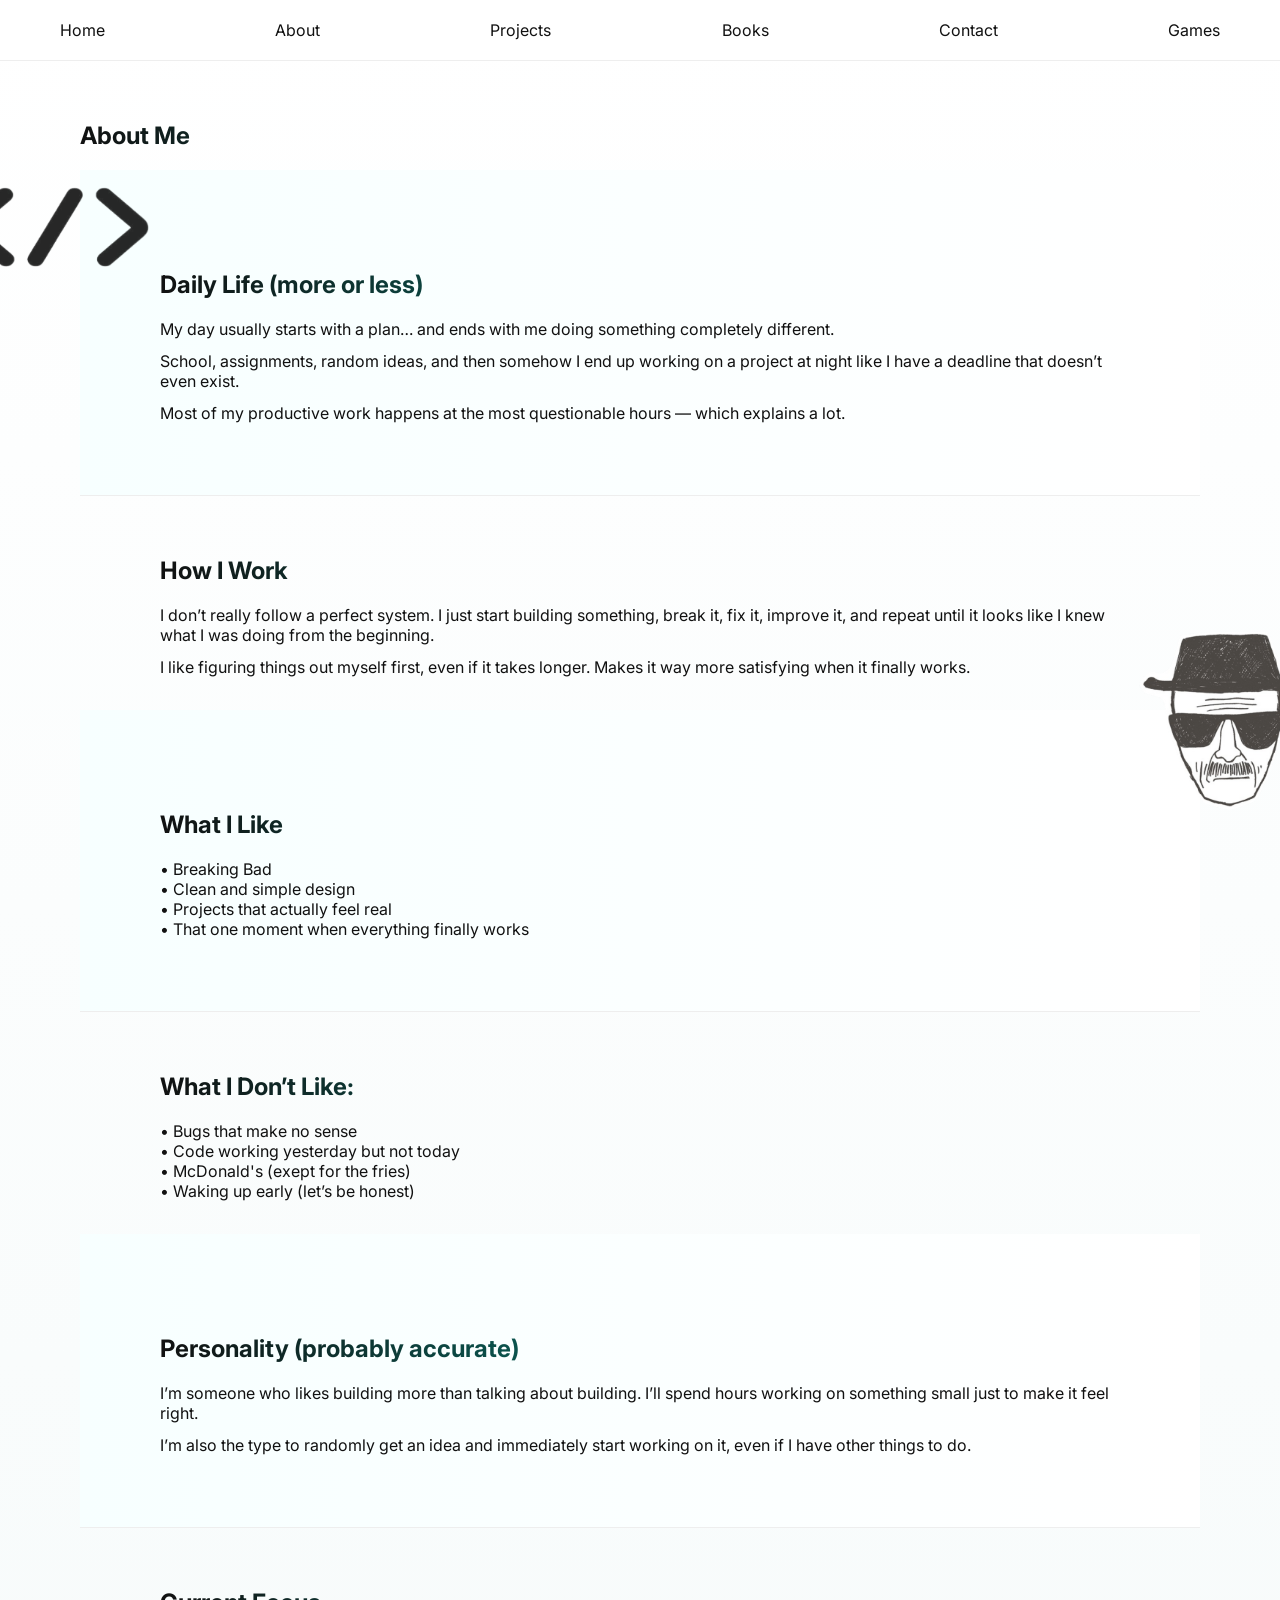
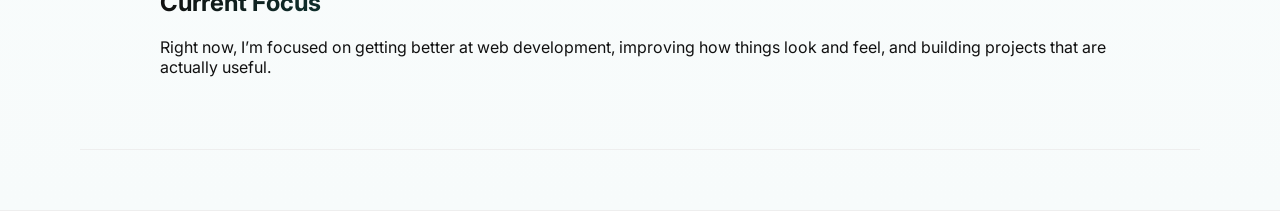
<file: about.html>
<!DOCTYPE html>
<html>
<head>
<meta name="viewport" content="width=device-width, initial-scale=1.0">
<title>About</title>
<link rel="stylesheet" href="style.css">
</head>

<body>
<div class="cursor"></div>
<nav>
  <a href="index.html">Home</a>
  <a href="about.html">About</a>
  <a href="projects.html">Projects</a>
  <a href="books.html">Books</a>
  <a href="contact.html">Contact</a>
  <a href="games.html">Games</a>
</nav>
<img src="shape9.png" class="shape shape-left">
<img src="shape10.png" class="shape shape-right">
<section class="fade">

  <h1>About Me</h1>

  <section class="fade">

  <h2>Daily Life (more or less)</h2>

  <p>
  My day usually starts with a plan… and ends with me doing something completely different.
  </p>

  <p>
  School, assignments, random ideas, and then somehow I end up working on a project at night like I have a deadline that doesn’t even exist.
  </p>

  <p>
  Most of my productive work happens at the most questionable hours — which explains a lot.
  </p>

</section>


<section class="fade">

  <h2>How I Work</h2>

  <p>
  I don’t really follow a perfect system. I just start building something, break it, fix it, improve it, and repeat until it looks like I knew what I was doing from the beginning.
  </p>

  <p>
  I like figuring things out myself first, even if it takes longer. Makes it way more satisfying when it finally works.
  </p>

</section>


<section class="fade">

  <h2>What I Like</h2>

  <p>
  • Breaking Bad<br>
  • Clean and simple design<br>
  • Projects that actually feel real<br>
  • That one moment when everything finally works
  </p>

</section>


<section class="fade">

  <h2>What I Don’t Like:</h2>

  <p>
  • Bugs that make no sense<br>
  • Code working yesterday but not today<br>
  • McDonald's (exept for the fries)<br>
  • Waking up early (let’s be honest)
  </p>

</section>


<section class="fade">

  <h2>Personality (probably accurate)</h2>

  <p>
  I’m someone who likes building more than talking about building. I’ll spend hours working on something small just to make it feel right.
  </p>

  <p>
  I’m also the type to randomly get an idea and immediately start working on it, even if I have other things to do.
  </p>

</section>


<section class="fade">

  <h2>Current Focus</h2>

  <p>
  Right now, I’m focused on getting better at web development, improving how things look and feel, and building projects that are actually useful.
  </p>

</section>

<script src="script.js"></script>
</body>
</html>
</file>
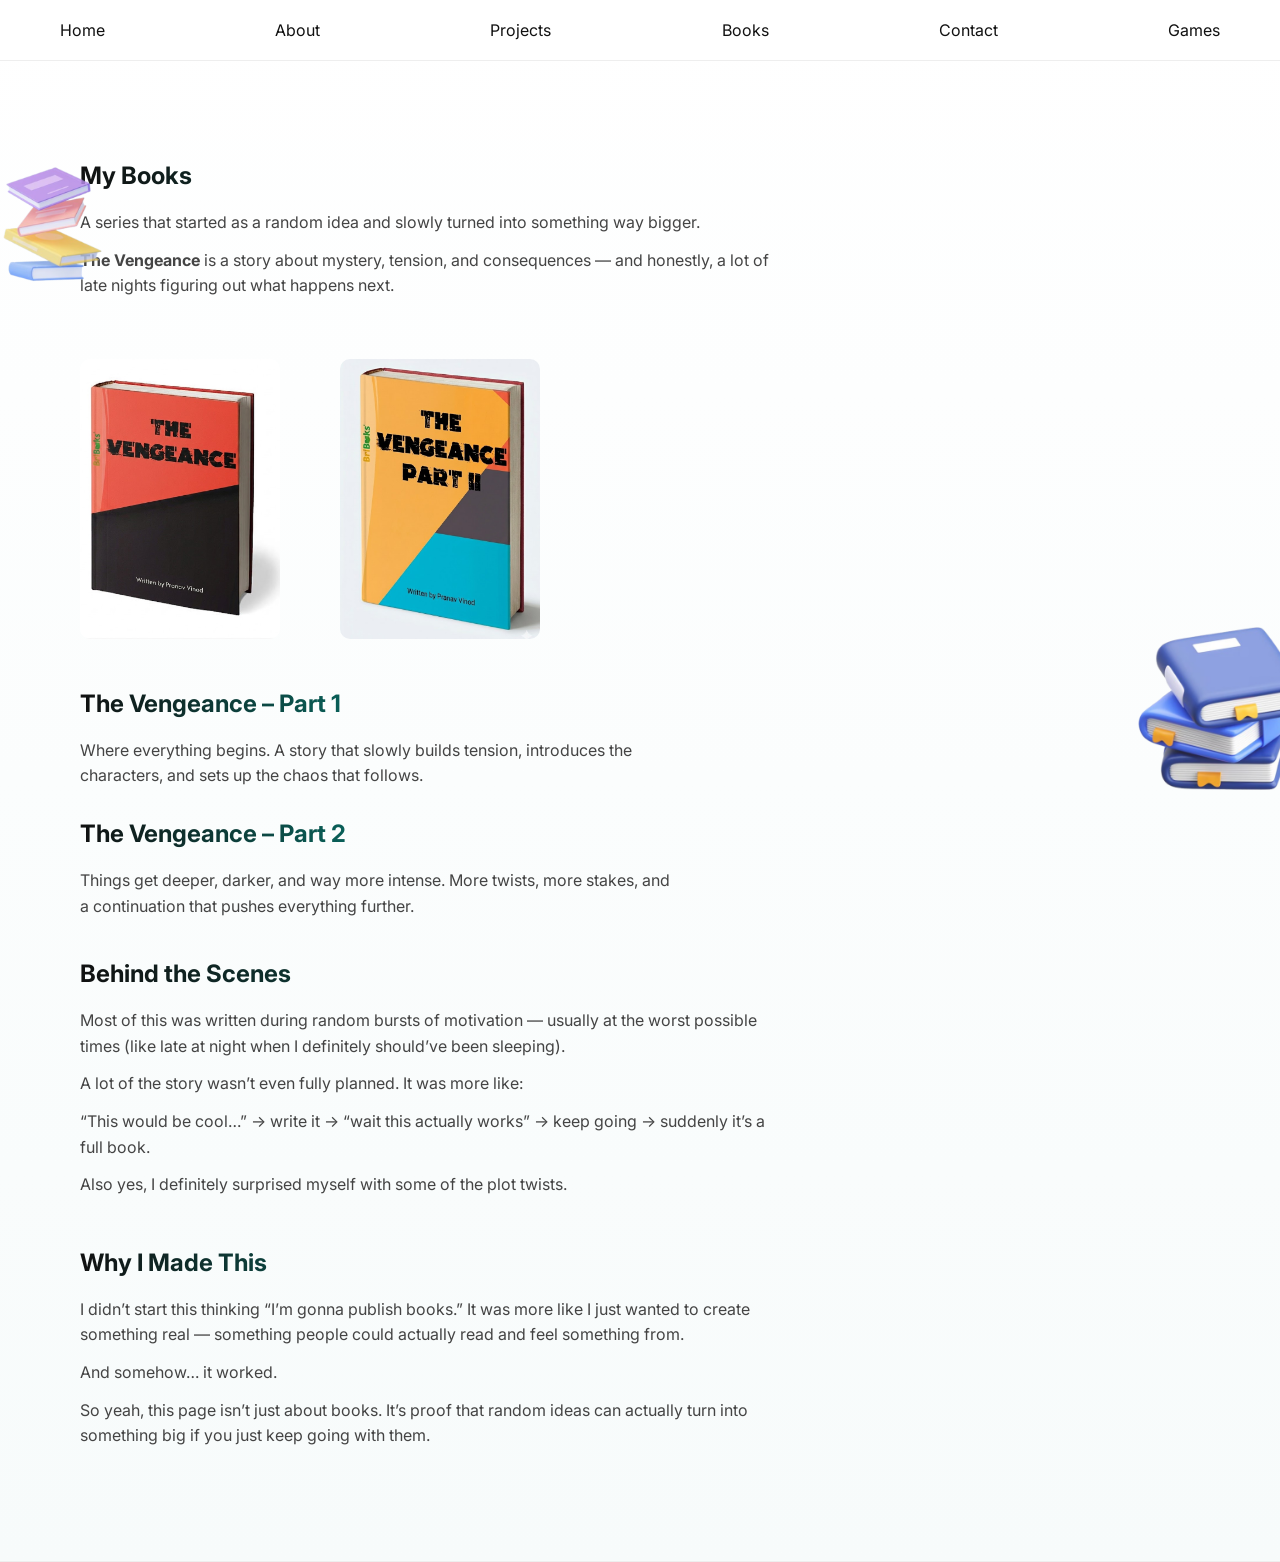
<file: books.html>
<!DOCTYPE html>
<html>
<head>
<meta name="viewport" content="width=device-width, initial-scale=1.0">
<title>Books</title>
<link rel="stylesheet" href="style.css">
</head>

<body>
<div class="cursor"></div>
<nav>
  <a href="index.html">Home</a>
  <a href="about.html">About</a>
  <a href="projects.html">Projects</a>
  <a href="books.html">Books</a>
  <a href="contact.html">Contact</a>
  <a href="games.html">Games</a>
</nav>
<img src="shape5.png" class="shape shape-right">
<img src="shape6.png" class="shape shape-left">
<section class="books-section">

  <h1 class="fade">My Books</h1>

  <p class="fade">
  A series that started as a random idea and slowly turned into something way bigger.
  </p>

  <p class="fade">
  <strong>The Vengeance</strong> is a story about mystery, tension, and consequences — and honestly, a lot of late nights figuring out what happens next.
  </p>

  <div class="book-container">

    <div class="book" onclick="openBook('https://www.bribooks.com/bookstore/the-vengeance-by-pranav-vinod/')">
  <img class="book-img front" src="vengeance1-front.jpg">
  <img class="book-img back" src="vengeance1-back.jpg">
</div>

<div class="book" onclick="openBook('https://www.bribooks.com/bookstore/the-vengeance-part-ii-by-pranav-vinod/')">
  <img class="book-img front" src="vengeance2-front.jpg">
  <img class="book-img back" src="vengeance2-back.jpg">
</div>

  </div>

  <div class="fade" style="margin-top: 50px; max-width: 600px;">
    
    <h2>The Vengeance – Part 1</h2>
    <p>
    Where everything begins. A story that slowly builds tension, introduces the characters, and sets up the chaos that follows.
    </p>

    <h2 style="margin-top:30px;">The Vengeance – Part 2</h2>
    <p>
    Things get deeper, darker, and way more intense. More twists, more stakes, and a continuation that pushes everything further.
    </p>

  </div>
    <h2>Behind the Scenes</h2>
    <p>
    Most of this was written during random bursts of motivation — usually at the worst possible times (like late at night when I definitely should’ve been sleeping).
    </p>

    <p>
    A lot of the story wasn’t even fully planned. It was more like:
    </p>

    <p>
    “This would be cool…” → write it → “wait this actually works” → keep going → suddenly it’s a full book.
    </p>

    <p>
    Also yes, I definitely surprised myself with some of the plot twists.
    </p>

  </div>

  <div class="fade" style="margin-top: 50px; max-width: 700px;">
    
    <h2>Why I Made This</h2>
    <p>
    I didn’t start this thinking “I’m gonna publish books.” It was more like I just wanted to create something real — something people could actually read and feel something from.
    </p>

    <p>
    And somehow… it worked.
    </p>

    <p>
    So yeah, this page isn’t just about books. It’s proof that random ideas can actually turn into something big if you just keep going with them.
    </p>

  </div>

</section>


<script src="script.js"></script>
</body>
</html>
</file>
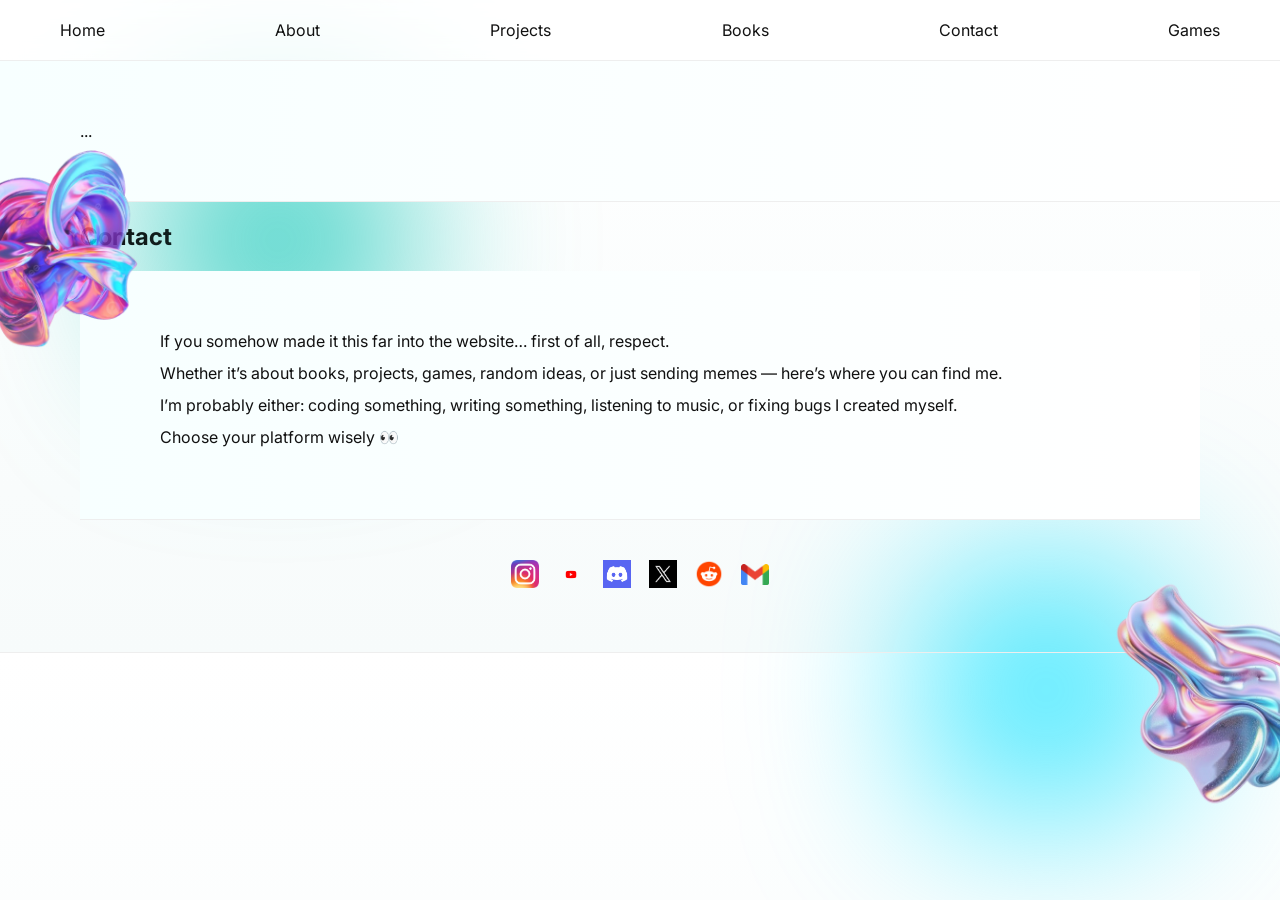
<file: contact.html>
<!DOCTYPE html>
<html>
<head>
<meta name="viewport" content="width=device-width, initial-scale=1.0">
<title>Contact</title>
<link rel="stylesheet" href="style.css">
</head>

<body>
<div class="blob blob1"></div>
<div class="blob blob2"></div>
<nav>
  <a href="index.html">Home</a>
  <a href="about.html">About</a>
  <a href="projects.html">Projects</a>
  <a href="books.html">Books</a>
  <a href="contact.html">Contact</a>
  <a href="games.html">Games</a>
</nav>
<body>

<img src="shape3.png" class="shape shape-left">
<img src="shape4.png" class="shape shape-right">

<section>
...
</section>

</body>
<section class="fade">
  <h1>    Contact</h1>
  <section class="fade">

  <p>
  If you somehow made it this far into the website… first of all, respect.
  </p>

  <p>
  Whether it’s about books, projects, games, random ideas, or just sending memes — here’s where you can find me.
  </p>

  <p>
  I’m probably either:
  coding something,
  writing something,
  listening to music,
  or fixing bugs I created myself.
  </p>

  <p>
  Choose your platform wisely 👀
  </p>

</section>

  <div class="socials">

  <a href="YOUR_INSTAGRAM_LINK" target="_blank">
    <img src="instagram.png" alt="Instagram">
  </a>

  <a href="YOUR_YOUTUBE_LINK" target="_blank">
    <img src="youtube.png" alt="YouTube">
  </a>

  <a href="YOUR_DISCORD_LINK" target="_blank">
    <img src="discord.png" alt="Discord">
  </a>

  <a href="YOUR_X_LINK" target="_blank">
    <img src="twitter.png" alt="X">
  </a>

  <a href="YOUR_REDDIT_LINK" target="_blank">
    <img src="reddit.png" alt="Reddit">
  </a>

  <a href="mailto:pranavvinod5911@gmail.com">
    <img src="gmail.png" alt="Email">
  </a>

</div>
  </div>
</section>

<script src="script.js"></script>
</body>
</html>
</file>
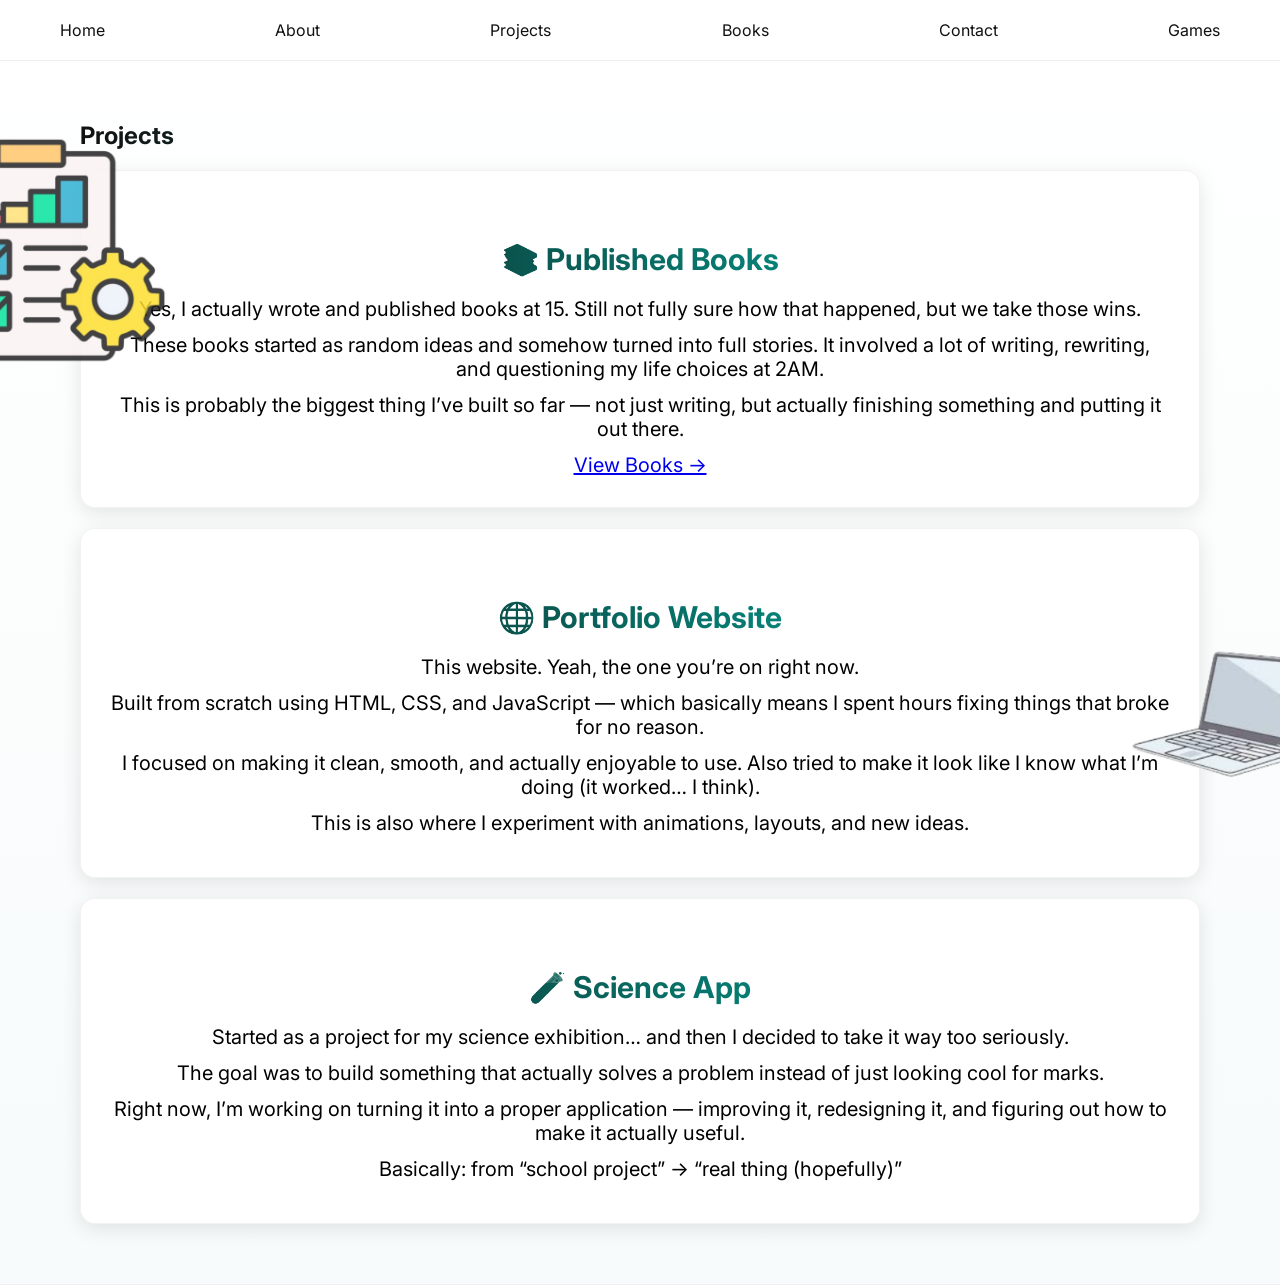
<file: projects.html>
<!DOCTYPE html>
<html>
<head>
<meta name="viewport" content="width=device-width, initial-scale=1.0">
<title>Projects</title>
<link rel="stylesheet" href="style.css">
</head>

<body>
<div class="cursor"></div>
<nav>
  <a href="index.html">Home</a>
  <a href="about.html">About</a>
  <a href="projects.html">Projects</a>
  <a href="books.html">Books</a>
  <a href="contact.html">Contact</a>
  <a href="games.html">Games</a>
</nav>
<img src="shape11.png" class="shape shape-left">
<img src="shape12.png" class="shape shape-right">
<section class="fade">
  <h1>Projects</h1>

  <div class="card">
    <h2>📚 Published Books</h2>

    <p>
    Yes, I actually wrote and published books at 15. Still not fully sure how that happened, but we take those wins.
    </p>

    <p>
    These books started as random ideas and somehow turned into full stories. It involved a lot of writing, rewriting, and questioning my life choices at 2AM.
    </p>

    <p>
    This is probably the biggest thing I’ve built so far — not just writing, but actually finishing something and putting it out there.
    </p>

    <a href="books.html">View Books →</a>
  </div>


  <div class="card">
    <h2>🌐 Portfolio Website</h2>

    <p>
    This website. Yeah, the one you’re on right now.
    </p>

    <p>
    Built from scratch using HTML, CSS, and JavaScript — which basically means I spent hours fixing things that broke for no reason.
    </p>

    <p>
    I focused on making it clean, smooth, and actually enjoyable to use. Also tried to make it look like I know what I’m doing (it worked… I think).
    </p>

    <p>
    This is also where I experiment with animations, layouts, and new ideas.
    </p>
  </div>


  <div class="card">
    <h2>🧪 Science App</h2>

    <p>
    Started as a project for my science exhibition… and then I decided to take it way too seriously.
    </p>

    <p>
    The goal was to build something that actually solves a problem instead of just looking cool for marks.
    </p>

    <p>
    Right now, I’m working on turning it into a proper application — improving it, redesigning it, and figuring out how to make it actually useful.
    </p>

    <p>
    Basically: from “school project” → “real thing (hopefully)”
    </p>
  </div>

</section>
<script src="script.js"></script>
</body>
</html>
</file>
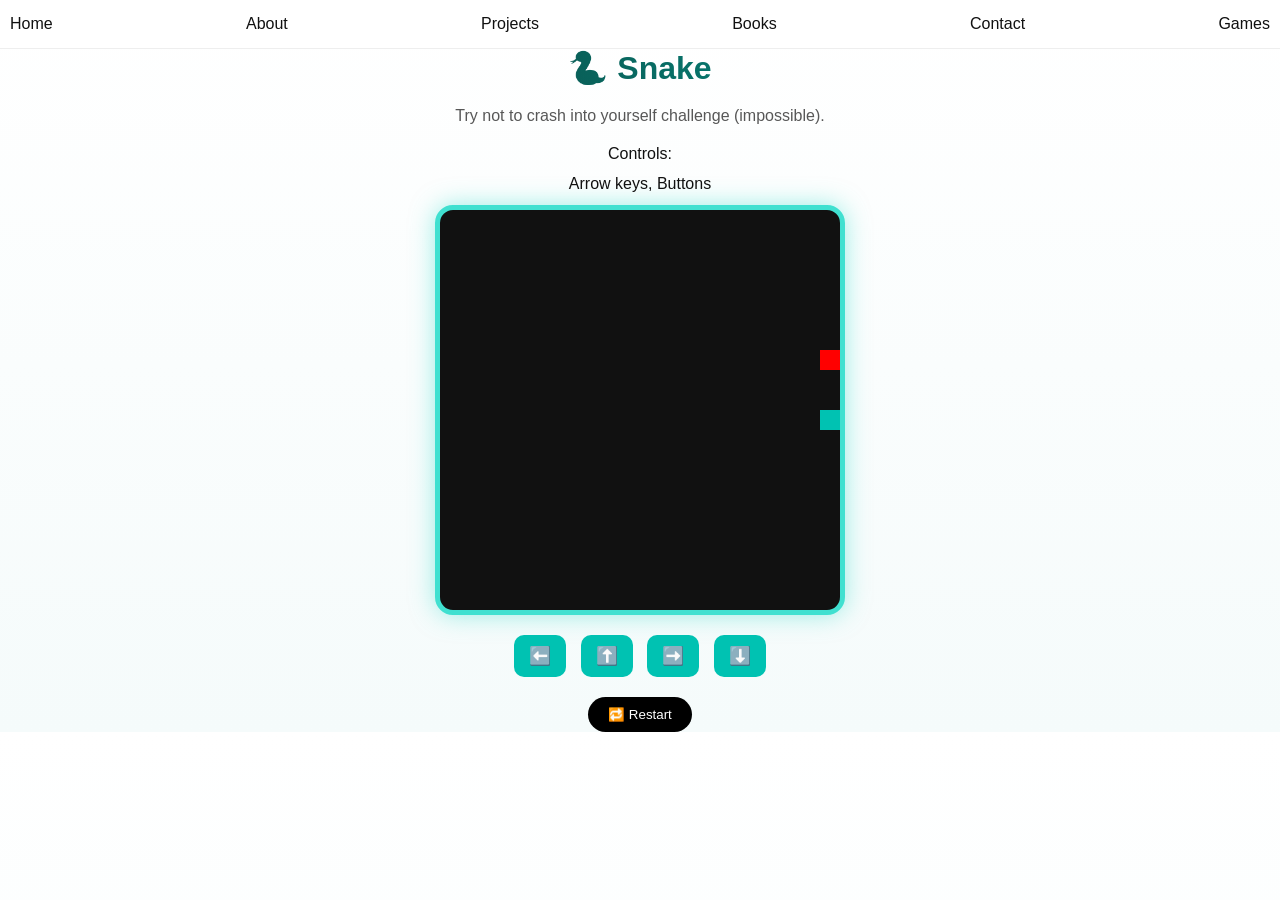
<file: snake.html>
<!DOCTYPE html>
<html>
<head>
  <title>Snake Game</title>
  <link rel="stylesheet" href="style.css">
  <link rel="stylesheet" href="games.css">
</head>

<body>
<nav class="navbar">
  <a href="index.html">Home</a>
  <a href="about.html">About</a>
  <a href="projects.html">Projects</a>
  <a href="books.html">Books</a>
  <a href="contact.html">Contact</a>
  <a href="games.html">Games</a>
</nav>
<h1>🐍 Snake</h1>
<p class="game-text">
Try not to crash into yourself challenge (impossible).
</p>
<p> Controls:</p>
<p> Arrow keys, Buttons </p>
<canvas id="snake" width="400" height="400"></canvas>

<div class="controls">
  <button id="leftBtn">⬅️</button>
  <button id="upBtn">⬆️</button>
  <button id="rightBtn">➡️</button>
  <button id="downBtn">⬇️</button>
</div>

<button id="restartBtn">🔁 Restart</button>

<script src="snake.js"></script>

</body>
</html>
</file>
<file: style.css>
@import url('https://fonts.googleapis.com/css2?family=Inter:wght@300;400;600&display=swap');

body {
  margin: 0;
  font-family: 'Inter', sans-serif;
  background: linear-gradient(to bottom, #ffffff, #f7fbfb);
  color: #111;
}

/* NAV */
nav {
  display: flex;
  justify-content: space-between;
  padding: 20px 50px;
  border-bottom: 1px solid #eee;
  position: sticky;
  top: 0;
  background: white;
}

nav a {
  margin: 0 10px;
  text-decoration: none;
  color: #111;
}

nav a:hover {
  color: #00c2b2;
}

/* HERO */
.hero {
  height: 100vh;
  position: relative;
  overflow: hidden;
}

.parallax-bg {
  position: absolute;
  width: 120%;
  height: 120%;
  background: radial-gradient(circle, #00c2b2, transparent);
}

.hero-content {
  padding: 80px;
}

/* PROFILE */
.profile-container {
  display: flex;
  gap: 60px;
  align-items: center;
  flex-wrap: wrap;
}

.profile-img {
  width: 300px;
  height: 400px;
  object-fit: cover;
  border-radius: 15px;

  -webkit-mask-image: linear-gradient(to bottom, black 75%, transparent 100%);
  mask-image: linear-gradient(to bottom, black 75%, transparent 100%);
}

.profile-img:hover {
  transform: scale(1.05);
}

/* SECTIONS */
section {
  padding: 40px 70px;
}

/* CARDS */
.card {
  background: rgba(255, 255, 255, 0.6);
  backdrop-filter: blur(10px);
  padding: 30px;
  border-radius: 15px;
  margin-top: 20px;
  border: 1px solid rgba(0,0,0,0.05);
  transition: 0.3s;
}

.card:hover {
  transform: translateY(-5px) scale(1.02);
}

.card:hover {
  transform: scale(1.03);
}

/* MUSIC */
.music-grid {
  display: grid;
  grid-template-columns: repeat(auto-fit, minmax(120px, 1fr));
  gap: 20px;
}

.music-grid img {
  width: 100%;
  border-radius: 10px;
}

.music-grid img:hover {
  transform: scale(1.1);
}

/* BOOKS */
.book {
  position: relative;
  width: 200px;
  height: 280px;
  cursor: pointer;
  overflow: hidden;
  border-radius: 10px;
  transition: transform 0.3s;
}

.book:hover {
  transform: scale(1.08);
  box-shadow: 0 20px 50px rgba(0, 194, 178, 0.25);
}

.book-img {
  position: absolute;
  width: 100%;
  height: 100%;
  object-fit: cover;
  transition: opacity 0.4s;
}

.book-img.back {
  opacity: 0;
}

.book:hover .front {
  opacity: 0;
}

.book:hover .back {
  opacity: 1;
}
.books-section {
  padding: 100px 80px;
}
.books-section p {
  color: #444;
  line-height: 1.6;
  max-width: 700px;
}
/* CONTAINER FOR BOOKS */
.book-container {
  display: flex;
  gap: 60px; /* space between books */
  margin-top: 60px;
  flex-wrap: wrap;
}

/* EACH BOOK */
.book {
  width: 200px;
  height: 280px;
}

/* ANIMATION */
.fade {
  opacity: 0;
  transform: translateY(20px);
  transition: 0.6s ease;
}

.fade.show {
  opacity: 1;
  transform: translateY(0);
}

.show {
  opacity: 1;
  transform: translateY(0);
}
/* BLOBS */
.blob {
  position: fixed;
  width: 300px;
  height: 300px;
  background: radial-gradient(circle, #00c2b2, transparent);
  filter: blur(80px);
  z-index: -1;
  animation: float 10s infinite ease-in-out;
}

.blob2 {
  top: 60%;
  left: 70%;
  background: radial-gradient(circle, #00e0ff, transparent);
  animation-delay: 3s;
}

.blob1 {
  top: 10%;
  left: 10%;
}

@keyframes float {
  0% { transform: translateY(0px); }
  50% { transform: translateY(-40px); }
  100% { transform: translateY(0px); }
}
h1, h2 {
  background: linear-gradient(90deg, #111, #00c2b2);
  -webkit-background-clip: text;
  background-clip: text; /* ADD THIS LINE */
  -webkit-text-fill-color: transparent;
}
.card {
  transform-style: preserve-3d;
}

.card:hover {
  transform: rotateX(5deg) rotateY(-5deg) scale(1.02);
}
section {
  padding: 100px 80px;
  border-bottom: 1px solid #eee;
}
nav {
  backdrop-filter: blur(10px);
  background: rgba(255,255,255,0.7);
}

nav a:hover {
  color: #00c2b2;
}
section + section {
  margin-top: -20px;
}
h1, h2 {
  margin-bottom: 20px;
}

p {
  margin-bottom: 12px;
}
section {
  padding: 60px 80px;
  margin: 0;
}

h1, h2, p {
  margin-top: 0;
}

h2 {
  margin-top: 40px;
}
section + section {
  margin-top: -40px;
}
/* MOBILE FIX */
@media (max-width: 768px) {

  nav {
    flex-direction: column;
    align-items: flex-start;
    padding: 20px;
  }

  section {
    padding: 60px 20px;
  }

  .profile-container {
    flex-direction: column;
    text-align: center;
  }

  .profile-img {
    width: 80%;
    height: auto;
  }

  .book-container {
    justify-content: center;
  }

  h1 {
    font-size: 28px;
  }

  h2 {
    font-size: 22px;
  }
}
body {
  animation: fadeIn 0.6s ease;
}

@keyframes fadeIn {
  from { opacity: 0; }
  to { opacity: 1; }
}
html {
  scroll-behavior: smooth;
}
section:nth-child(even) {
  background: linear-gradient(to right, #f7ffff, #ffffff);
}
.dark nav {
  background: rgba(20,20,20,0.8);
}

.dark .card {
  background: #111;
}

#dark-toggle {
  position: fixed;
  bottom: 60px;
  right: 20px;
  padding: 10px;
  border: none;
  border-radius: 50%;
  cursor: pointer;
}
.games-grid {
  display: grid;
  grid-template-columns: repeat(auto-fit, minmax(150px, 1fr));
  gap: 20px;
  padding: 20px;
}

.card {
  background: white;
  padding: 30px;
  border-radius: 15px;
  text-align: center;
  font-size: 20px;
  text-decoration: none;
  color: black;
  transition: 0.3s;
  box-shadow: 0 5px 20px rgba(0,0,0,0.1);
}

.card:hover {
  transform: translateY(-5px);
  background: #00c2b2;
  color: white;
}
.hero {
  display: flex;
  justify-content: space-between;
  align-items: center;
  padding: 80px 10%;
  min-height: 70vh; /* 🔥 smaller than before */
  background: linear-gradient(135deg, #e6f7f6, #00c2b2);
  gap: 50px;
}

.hero-left {
  flex: 1;
}

.hero-left h1 {
  font-size: 3rem;
  margin-bottom: 10px;
}

.hero-left p {
  font-size: 1.2rem;
  opacity: 0.8;
}

.hero-right {
  flex: 1;
  text-align: center;
}

.hero-right h3 {
  margin-bottom: 10px;
}

.hero-right video {
  width: 100%;
  max-width: 500px;
  border-radius: 15px;
  box-shadow: 0 10px 30px rgba(0,0,0,0.2);
}
@media (max-width: 768px) {
  .hero {
    flex-direction: column;
    text-align: center;
  }

  .hero-right video {
    max-width: 100%;
  }
}
.dark-btn {
  position: fixed;
  bottom: 20px;
  right: 20px;
  background: #eee;
  border: none;
  border-radius: 50%;
  padding: 10px 12px;
  cursor: pointer;
  font-size: 18px;
  transition: 0.3s;
  z-index: 1000;
}

.dark-btn:hover {
  background: #ddd;
}
body.dark {
  background: #0f0f0f;
  color: #ffffff;
}

/* text always visible */
body.dark h1,
body.dark h2,
body.dark h3,
body.dark p,
body.dark a {
  color: #ffffff;
}

/* navbar */
body.dark .navbar {
  background: #111;
}

/* cards / sections */
body.dark .card,
body.dark .project-box,
body.dark section {
  background: #1a1a1a;
nav,
section,
.project-card,
.book-container,
.game-box,
.contact-container,
.hero,
.content{
    position: relative;
    z-index: 10;
}
}
.version {
  position: fixed;
  bottom: 20px;
  right: 20px;
  left: auto;
  font-size: 14px;
  opacity: 0.6;
}
.hero h1 {
  margin-top: 0;
}
.hero-left h1 {
  font-size: 2.5rem; /* slightly smaller */
}

.hero-left p {
  margin-top: 10px;
}
#gameBox {
  background-color: white !important;
}
.navbar {
  position: sticky;
  top: 0;
  z-index: 99999; /* 🔥 VERY HIGH */
  background: white;
  padding: 15px 0;
}
.shape,
.cursor,
.parallax,
.background-shape {
  pointer-events: none;
}
.games-intro {
  text-align: center;
  max-width: 700px;
  margin: 60px auto 30px;
  line-height: 1.8;
}
.game-text {
  text-align: center;
  opacity: 0.7;
  margin-bottom: 20px;
}
.socials {
  display: flex;
  justify-content: center;
  align-items: center;
  gap: 18px;
  margin-top: 40px;
  flex-wrap: wrap;
}

.socials a img {
  width: 28px; /* 🔥 small */
  height: 28px;
  object-fit: contain;
  transition: 0.3s ease;
  cursor: pointer;
}

.socials a img:hover {
  transform: translateY(-4px) scale(1.1);
  opacity: 0.8;
}
.shape{
    position: fixed;
    width: 230px;

    opacity: 0.85;

    pointer-events: none;

    z-index: 2;

    animation: float 7s ease-in-out infinite;
    transition: transform 0.2s linear;
}

.shape-left{
    top: 15%;
    left: -60px;
}

.shape-right{
    bottom: 10%;
    right: -60px;
}

@keyframes float{

    0%{
        transform: translateY(0px) rotate(0deg);
    }

    50%{
        transform: translateY(-20px) rotate(8deg);
    }

    100%{
        transform: translateY(0px) rotate(0deg);
    }
}
/* 📱 MOBILE */

@media(max-width:768px){

    nav{

        flex-wrap: wrap;

        gap: 10px;

        padding: 15px;
    }

    nav a{

        font-size: 14px;

        padding: 8px 12px;
    }

    h1{

        font-size: 38px;
    }

    .hero,
    .about-container,
    .projects-container,
    .books-section,
    .games-intro{

        width: 90%;

        padding: 20px;

        margin: auto;
    }

    .games-grid{

        grid-template-columns: 1fr;

        gap: 20px;
    }

    .card{

        width: 100%;
    }

    .top-leaderboard{

        position: relative;

        width: 85%;

        left: auto;
        top: auto;

        margin: 30px auto;
    }

    .games-page-content{

        margin-left: 0;
    }

    video{

        width: 95%;
    }

    .shape{

        width: 120px;
    }
}
</file>
<file: games.css>
/* =========================
   GENERAL
========================= */

body{
    font-family: Arial, sans-serif;
    text-align: center;

    background:
    linear-gradient(
        to bottom,
        #ffffff,
        #f5fbfb
    );

    margin: 0;
    padding: 0;
}

/* =========================
   GAME BOX
========================= */

.game-box{

    width: 400px;
    height: 400px;

    margin: 40px auto;

    border: 4px solid #00c2b2;

    border-radius: 20px;

    background: white;

    box-shadow:
    0 0 20px
    rgba(0,194,178,0.5);

    display: flex;

    justify-content: center;
    align-items: center;
}

/* =========================
   CANVAS
========================= */

canvas{

    background: white;

    border-radius: 15px;
}

/* =========================
   CONTROLS
========================= */

.controls{

    margin-top: 15px;
}

.controls button{

    font-size: 18px;

    margin: 5px;

    padding: 10px 15px;

    border: none;

    border-radius: 10px;

    background: #00c2b2;

    color: white;

    cursor: pointer;

    transition: 0.2s;
}

.controls button:hover{

    transform: scale(1.05);

    background: #00a99d;
}

/* =========================
   RESTART BUTTON
========================= */

#restartBtn{

    margin-top: 15px;

    padding: 10px 20px;

    border: none;

    border-radius: 20px;

    background: black;

    color: white;

    cursor: pointer;

    transition: 0.2s;
}

#restartBtn:hover{

    transform: scale(1.05);
}

/* =========================
   LEADERBOARD
========================= */

#leaderboard{

    margin-top: 25px;

    display: inline-block;

    padding: 15px 25px;

    border-radius: 15px;

    background:
    rgba(255,255,255,0.8);

    box-shadow:
    0 0 15px rgba(0,0,0,0.08);
}

/* =========================
   USER PANEL
========================= */

.user-panel{

    position: fixed;

    top: 90px;
    right: 20px;

    background:
    rgba(255,255,255,0.9);

    backdrop-filter: blur(10px);

    padding: 14px 18px;

    border-radius: 18px;

    border: 2px solid turquoise;

    box-shadow:
    0 0 20px rgba(64,224,208,0.4);

    z-index: 999;
}

#currentUser{

    font-weight: bold;

    margin-bottom: 10px;

    color: #111;
}

.user-panel button{

    border: none;

    background: turquoise;

    color: white;

    padding: 8px 14px;

    border-radius: 10px;

    cursor: pointer;

    font-weight: bold;

    transition: 0.2s;
}

.user-panel button:hover{

    transform: scale(1.05);

    background: #20cfcf;
}
.games-grid{

    margin-top: 30px;

    display: grid;

    grid-template-columns:
    repeat(auto-fit,minmax(250px,1fr));

    gap: 25px;

    padding: 20px;
}
.games-intro{

    max-width: 900px;

    margin: 40px auto 20px auto;

    padding: 40px;

    background:
    rgba(255,255,255,0.5);

    border-radius: 20px;

    text-align: center;

    line-height: 2;
}
/* 🏆 TOP LEADERBOARD */

.top-leaderboard{

    width: 320px;

    position: absolute;

    top: 100px;
    left: 30px;

    background: rgba(255,255,255,0.9);

    backdrop-filter: blur(12px);

    border: 2px solid turquoise;

    border-radius: 25px;

    padding: 20px;

    box-shadow:
    0 0 25px rgba(64,224,208,0.35);

    z-index: 50;
}

.top-leaderboard h2{

    margin-bottom: 15px;

    color: #066;

    text-align: center;
}

.leader-card{

    display: flex;

    flex-direction: column;

    gap: 4px;

    background: rgba(240,255,255,0.8);

    margin-bottom: 12px;

    padding: 12px;

    border-radius: 16px;

    border: 1px solid rgba(64,224,208,0.3);
}

.rank{

    font-weight: bold;

    color: turquoise;

    font-size: 18px;
}

.player-name{

    font-weight: bold;

    color: #111;
}

.player-game{

    color: #444;
}

.player-score{

    color: #066;

    font-weight: bold;
}

/* 🎮 PUSH GAMES DOWN */

.games-intro{

    margin-top: 140px;
}

/* 📱 MOBILE */

@media(max-width:900px){

    .top-leaderboard{

        position: relative;

        width: 85%;

        left: auto;
        top: auto;

        margin: 30px auto;
    }

    .games-intro{

        margin-top: 40px;
    }
}
/* 🎮 PUSH CONTENT AWAY FROM LEADERBOARD */

.games-page-content{

    margin-left: 420px;

    padding-right: 30px;
}

/* 📱 MOBILE */

@media(max-width:900px){

    .games-page-content{

        margin-left: 0;
    }
}
#snake{

    background: #111;

    border: 5px solid turquoise;

    border-radius: 18px;

    box-shadow:
    0 0 25px rgba(64,224,208,0.5);

    display: block;

    margin: auto;
}
</file>
